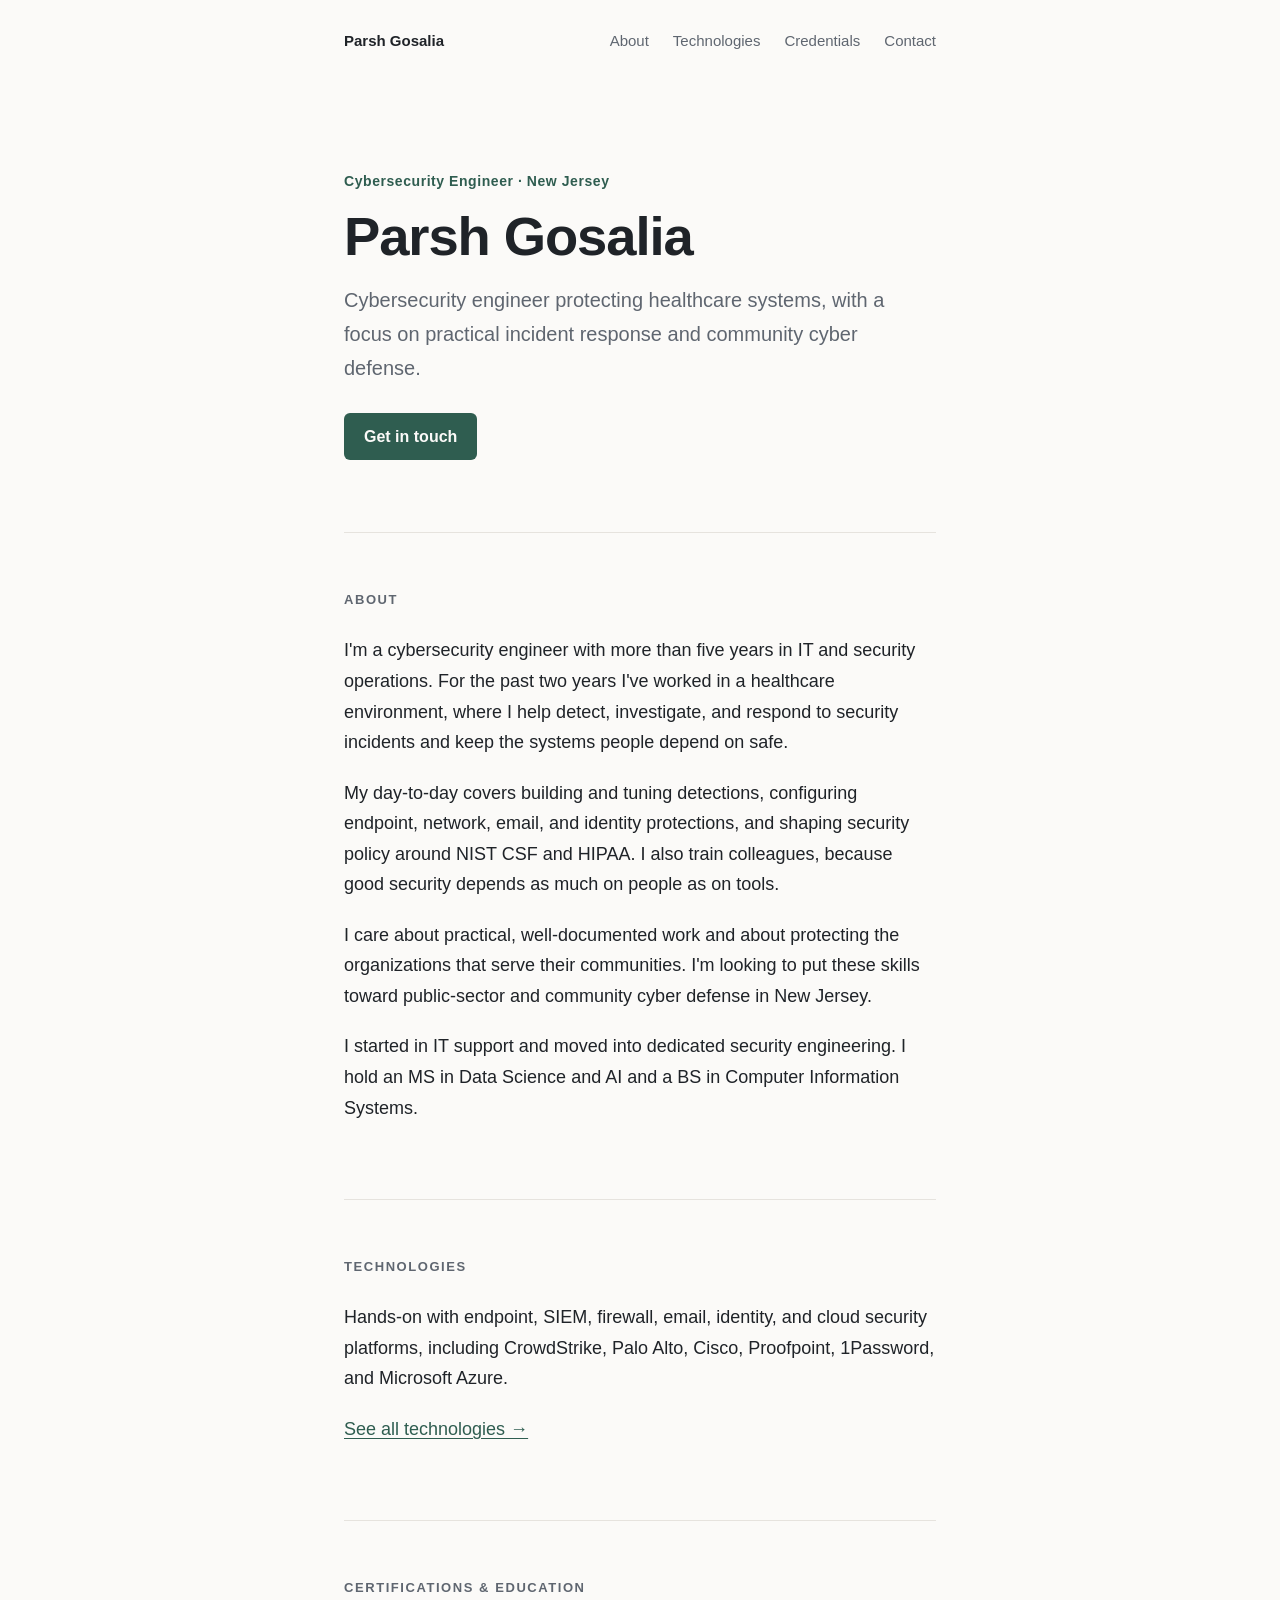
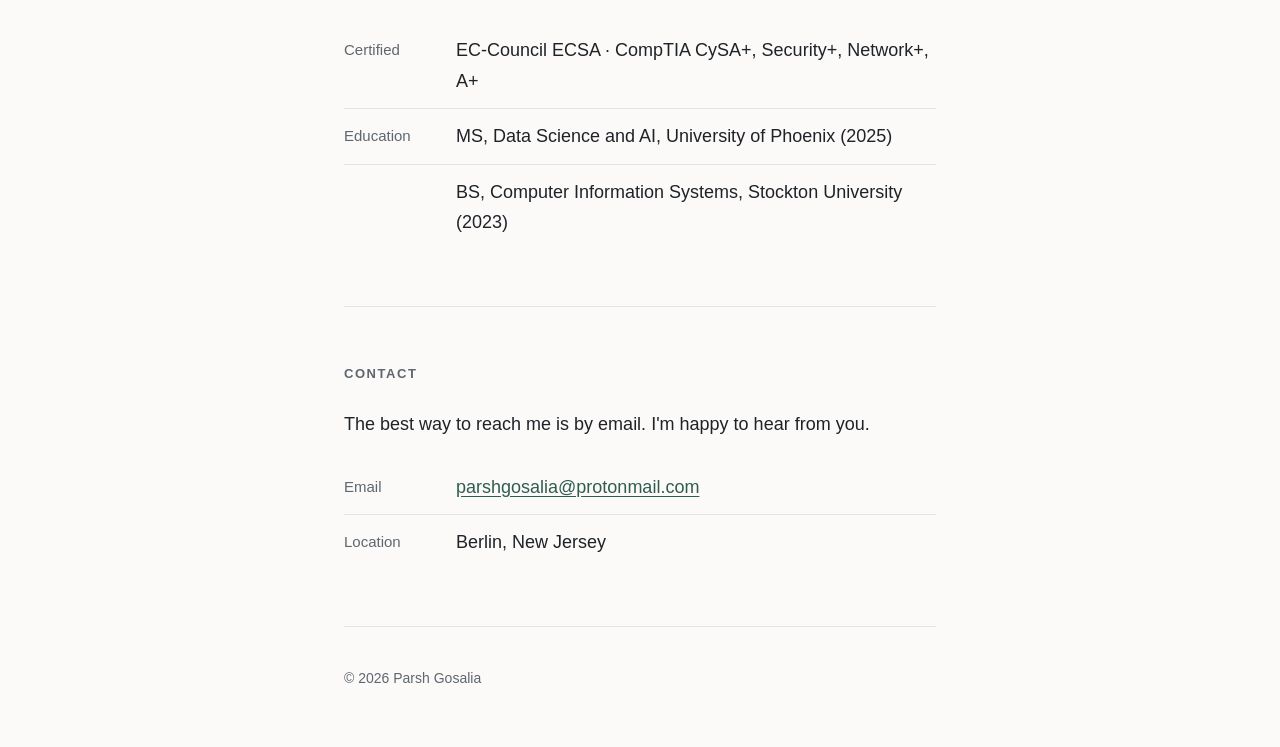
<file: index.html>
<!DOCTYPE html>
<html lang="en">
<head>
  <meta charset="utf-8">
  <meta name="viewport" content="width=device-width, initial-scale=1">
  <title>Parsh Gosalia</title>
  <meta name="description" content="Parsh Gosalia is a cybersecurity engineer in New Jersey focused on incident response, security engineering, and community cyber defense.">
  <meta name="theme-color" content="#fbfaf8">
  <meta property="og:title" content="Parsh Gosalia">
  <meta property="og:description" content="Cybersecurity engineer focused on incident response and community cyber defense.">
  <meta property="og:type" content="website">
  <!-- Simple "PG" icon for the browser tab -->
  <link rel="icon" href="data:image/svg+xml,%3Csvg xmlns='http://www.w3.org/2000/svg' viewBox='0 0 64 64'%3E%3Crect width='64' height='64' rx='14' fill='%232f5d50'/%3E%3Ctext x='32' y='42' font-family='Arial,sans-serif' font-size='28' font-weight='700' text-anchor='middle' fill='white'%3EPG%3C/text%3E%3C/svg%3E">
  <link rel="stylesheet" href="styles.css">
</head>

<body>
  <a class="skip" href="#top">Skip to content</a>
  <div class="wrap">

    <header>
      <nav>
        <a class="brand" href="#top">Parsh Gosalia</a>
        <ul>
          <li><a href="#about">About</a></li>
          <li><a href="technologies.html">Technologies</a></li>
          <li><a href="#credentials">Credentials</a></li>
          <li><a href="#contact">Contact</a></li>
        </ul>
      </nav>
    </header>

    <main id="top">

      <!-- ===== INTRO: edit the name and the one-line summary ===== -->
      <div class="hero">
        <p class="eyebrow">Cybersecurity Engineer &middot; New Jersey</p>
        <h1>Parsh Gosalia</h1>
        <p>Cybersecurity engineer protecting healthcare systems, with a focus on practical incident response and community cyber defense.</p>
        <a class="button" href="#contact">Get in touch</a>
      </div>

      <!-- ===== ABOUT: replace these paragraphs with your own words. Each <p> is one paragraph. ===== -->
      <section id="about">
        <h2>About</h2>
        <p>I'm a cybersecurity engineer with more than five years in IT and security operations. For the past two years I've worked in a healthcare environment, where I help detect, investigate, and respond to security incidents and keep the systems people depend on safe.</p>
        <p>My day-to-day covers building and tuning detections, configuring endpoint, network, email, and identity protections, and shaping security policy around NIST CSF and HIPAA. I also train colleagues, because good security depends as much on people as on tools.</p>
        <p>I care about practical, well-documented work and about protecting the organizations that serve their communities. I'm looking to put these skills toward public-sector and community cyber defense in New Jersey.</p>
        <p>I started in IT support and moved into dedicated security engineering. I hold an MS in Data Science and AI and a BS in Computer Information Systems.</p>
      </section>

      <!-- ===== TECHNOLOGIES: short teaser; the full list lives on technologies.html ===== -->
      <section id="technologies">
        <h2>Technologies</h2>
        <p>Hands-on with endpoint, SIEM, firewall, email, identity, and cloud security platforms, including CrowdStrike, Palo Alto, Cisco, Proofpoint, 1Password, and Microsoft Azure.</p>
        <p><a href="technologies.html">See all technologies &rarr;</a></p>
      </section>

      <!-- ===== CREDENTIALS: one <li> per item ===== -->
      <section id="credentials">
        <h2>Certifications &amp; Education</h2>
        <ul class="contact-list">
          <li><span>Certified</span>EC-Council ECSA &middot; CompTIA CySA+, Security+, Network+, A+</li>
          <li><span>Education</span>MS, Data Science and AI, University of Phoenix (2025)</li>
          <li><span></span>BS, Computer Information Systems, Stockton University (2023)</li>
        </ul>
      </section>

      <!-- ===== CONTACT: edit the email and add or remove links. Each <li> is one row. ===== -->
      <section id="contact">
        <h2>Contact</h2>
        <p>The best way to reach me is by email. I'm happy to hear from you.</p>
        <ul class="contact-list">
          <li><span>Email</span><a href="mailto:parshgosalia@protonmail.com">parshgosalia@protonmail.com</a></li>
          <li><span>Location</span>Berlin, New Jersey</li>
          <!-- Add more rows by copying a line like the ones below, removing the comment markers, and editing it.
          <li><span>LinkedIn</span><a href="https://www.linkedin.com/in/your-name">linkedin.com/in/your-name</a></li>
          <li><span>GitHub</span><a href="https://github.com/your-name">github.com/your-name</a></li>
          -->
        </ul>
      </section>

    </main>

    <footer>
      &copy; 2026 Parsh Gosalia
    </footer>

  </div>
</body>
</html>
</file>
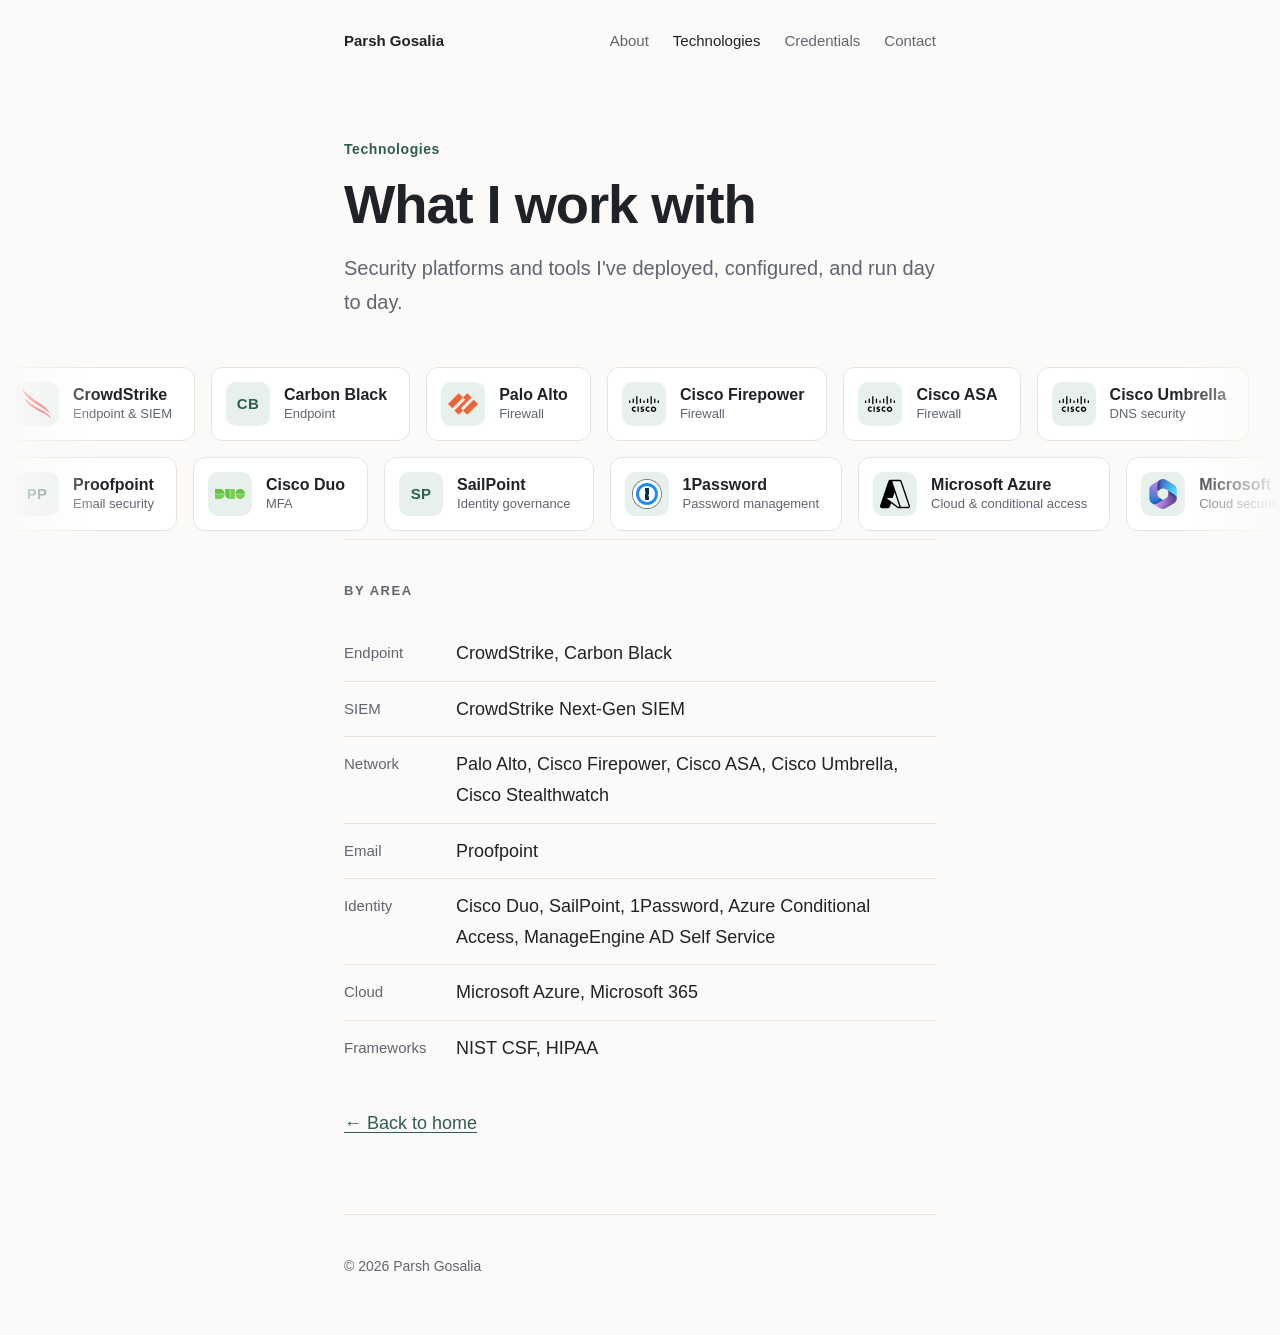
<file: technologies.html>
<!DOCTYPE html>
<html lang="en">
<head>
  <meta charset="utf-8">
  <meta name="viewport" content="width=device-width, initial-scale=1">
  <title>Technologies | Parsh Gosalia</title>
  <meta name="description" content="Security platforms and technologies Parsh Gosalia has hands-on experience with.">
  <meta name="theme-color" content="#fbfaf8">
  <link rel="icon" href="data:image/svg+xml,%3Csvg xmlns='http://www.w3.org/2000/svg' viewBox='0 0 64 64'%3E%3Crect width='64' height='64' rx='14' fill='%232f5d50'/%3E%3Ctext x='32' y='42' font-family='Arial,sans-serif' font-size='28' font-weight='700' text-anchor='middle' fill='white'%3EPG%3C/text%3E%3C/svg%3E">
  <link rel="stylesheet" href="styles.css">
</head>

<body>
  <a class="skip" href="#main">Skip to content</a>
  <div class="wrap">
    <header>
      <nav>
        <a class="brand" href="index.html">Parsh Gosalia</a>
        <ul>
          <li><a href="index.html#about">About</a></li>
          <li><a href="technologies.html" aria-current="page">Technologies</a></li>
          <li><a href="index.html#credentials">Credentials</a></li>
          <li><a href="index.html#contact">Contact</a></li>
        </ul>
      </nav>
    </header>

    <div class="hero compact" id="main">
      <p class="eyebrow">Technologies</p>
      <h1>What I work with</h1>
      <p>Security platforms and tools I've deployed, configured, and run day to day.</p>
    </div>
  </div>

  <!--
    ===== CAROUSELS =====
    Each <div class="tile"> is one technology. To add one, copy a tile and edit:
      - the two-letter badge (inside class="icon")
      - the name (inside <strong>) and the category (inside <small>)
    To use a real logo instead of letters, save the image in an "images" folder and replace
    the letters with:  <img src="images/crowdstrike.svg" alt="">
    The carousel repeats the list automatically, so list each technology only once.
  -->
  <div class="marquee" aria-label="Technologies, scrolling list">
    <div class="track">
      <div class="tile"><div class="icon"><img class="color" src="images/crowdstrike.svg" alt=""></div><div><strong>CrowdStrike</strong><small>Endpoint &amp; SIEM</small></div></div>
      <div class="tile"><div class="icon">CB</div><div><strong>Carbon Black</strong><small>Endpoint</small></div></div>
      <div class="tile"><div class="icon"><img class="color" src="images/palo-alto-networks.svg" alt=""></div><div><strong>Palo Alto</strong><small>Firewall</small></div></div>
      <div class="tile"><div class="icon"><img src="images/cisco.svg" alt=""></div><div><strong>Cisco Firepower</strong><small>Firewall</small></div></div>
      <div class="tile"><div class="icon"><img src="images/cisco.svg" alt=""></div><div><strong>Cisco ASA</strong><small>Firewall</small></div></div>
      <div class="tile"><div class="icon"><img src="images/cisco.svg" alt=""></div><div><strong>Cisco Umbrella</strong><small>DNS security</small></div></div>
      <div class="tile"><div class="icon"><img src="images/cisco.svg" alt=""></div><div><strong>Cisco Stealthwatch</strong><small>Network visibility</small></div></div>
    </div>
  </div>

  <div class="marquee reverse" aria-label="More technologies, scrolling list">
    <div class="track">
      <div class="tile"><div class="icon">PP</div><div><strong>Proofpoint</strong><small>Email security</small></div></div>
      <div class="tile"><div class="icon"><img class="color" src="images/duo.svg" alt=""></div><div><strong>Cisco Duo</strong><small>MFA</small></div></div>
      <div class="tile"><div class="icon">SP</div><div><strong>SailPoint</strong><small>Identity governance</small></div></div>
      <div class="tile"><div class="icon"><img class="color" src="images/1password.svg" alt=""></div><div><strong>1Password</strong><small>Password management</small></div></div>
      <div class="tile"><div class="icon"><img src="images/microsoftazure.svg" alt=""></div><div><strong>Microsoft Azure</strong><small>Cloud &amp; conditional access</small></div></div>
      <div class="tile"><div class="icon"><img class="color" src="images/microsoft-365.svg" alt=""></div><div><strong>Microsoft 365</strong><small>Cloud security</small></div></div>
      <div class="tile"><div class="icon">ME</div><div><strong>ManageEngine</strong><small>AD self service</small></div></div>
      <div class="tile"><div class="icon">NIST</div><div><strong>NIST CSF</strong><small>Framework</small></div></div>
      <div class="tile"><div class="icon">HI</div><div><strong>HIPAA</strong><small>Compliance</small></div></div>
    </div>
  </div>

  <div class="wrap">
    <!-- ===== DETAILS: one <li> per group ===== -->
    <section class="stack">
      <h2>By area</h2>
      <ul class="contact-list">
        <li><span>Endpoint</span>CrowdStrike, Carbon Black</li>
        <li><span>SIEM</span>CrowdStrike Next-Gen SIEM</li>
        <li><span>Network</span>Palo Alto, Cisco Firepower, Cisco ASA, Cisco Umbrella, Cisco Stealthwatch</li>
        <li><span>Email</span>Proofpoint</li>
        <li><span>Identity</span>Cisco Duo, SailPoint, 1Password, Azure Conditional Access, ManageEngine AD Self Service</li>
        <li><span>Cloud</span>Microsoft Azure, Microsoft 365</li>
        <li><span>Frameworks</span>NIST CSF, HIPAA</li>
      </ul>
      <p style="margin-top:32px"><a href="index.html">&larr; Back to home</a></p>
    </section>

    <footer>
      &copy; 2026 Parsh Gosalia
    </footer>
  </div>

  <script>
    // Repeats each carousel's tiles once so it loops seamlessly (skipped if the visitor prefers reduced motion).
    if (!window.matchMedia("(prefers-reduced-motion: reduce)").matches) {
      document.querySelectorAll(".track").forEach(function (track) {
        Array.from(track.children).forEach(function (tile) {
          var copy = tile.cloneNode(true);
          copy.setAttribute("aria-hidden", "true");
          track.appendChild(copy);
        });
      });
    }
  </script>
</body>
</html>
</file>
<file: styles.css>
/* ---------- Colors & fonts: change these to restyle the whole site ---------- */
:root {
  --bg: #fbfaf8;
  --surface: #ffffff;
  --text: #1f2328;
  --muted: #5f6670;
  --line: #e6e3de;
  --accent: #2f5d50;
  --accent-soft: #e8f0ec;
  --font: -apple-system, BlinkMacSystemFont, "Segoe UI", Roboto, Helvetica, Arial, sans-serif;
}
@media (prefers-color-scheme: dark) {
  :root {
    --bg: #151716;
    --surface: #1c1f1d;
    --text: #ebe9e4;
    --muted: #9a9f98;
    --line: #2a2d2b;
    --accent: #8fc2b0;
    --accent-soft: #22302a;
  }
}

/* ---------- Layout ---------- */
* { box-sizing: border-box; }
html { scroll-behavior: smooth; }
body {
  margin: 0;
  background: var(--bg);
  color: var(--text);
  font-family: var(--font);
  font-size: 18px;
  line-height: 1.7;
  -webkit-font-smoothing: antialiased;
}
.wrap { max-width: 640px; margin: 0 auto; padding: 0 24px; }

header { padding: 28px 0; }
nav { display: flex; justify-content: space-between; align-items: center; font-size: 15px; }
nav .brand { font-weight: 600; color: var(--text); text-decoration: none; }
nav ul { display: flex; gap: 24px; list-style: none; margin: 0; padding: 0; }
nav ul a { color: var(--muted); text-decoration: none; }
nav ul a:hover, nav ul a[aria-current="page"] { color: var(--text); }

.skip { position: absolute; left: -9999px; }
.skip:focus { left: 16px; top: 16px; background: var(--bg); padding: 8px 12px; z-index: 10; }

.hero { padding: 88px 0 72px; }
.hero .eyebrow { font-size: 14px; letter-spacing: 0.04em; color: var(--accent); font-weight: 600; margin: 0 0 14px; }
.hero h1 {
  font-size: clamp(2.4rem, 7vw, 3.4rem);
  line-height: 1.1;
  letter-spacing: -0.02em;
  margin: 0 0 16px;
}
.hero p { font-size: 1.25rem; color: var(--muted); margin: 0; max-width: 32em; }
.hero.compact { padding: 56px 0 40px; }

.button {
  display: inline-block;
  margin-top: 28px;
  padding: 10px 20px;
  background: var(--accent);
  color: var(--bg);
  border-radius: 6px;
  font-size: 16px;
  font-weight: 600;
  text-decoration: none;
}
.button:hover { opacity: 0.9; text-decoration: none; }

section { padding: 56px 0; border-top: 1px solid var(--line); }
h2 {
  font-size: 13px;
  font-weight: 600;
  letter-spacing: 0.12em;
  text-transform: uppercase;
  color: var(--muted);
  margin: 0 0 24px;
}
section p { margin: 0 0 1.1em; }

a { color: var(--accent); text-underline-offset: 3px; }
a:hover { text-decoration-thickness: 2px; }

.contact-list { list-style: none; margin: 0; padding: 0; }
.contact-list li {
  display: flex;
  gap: 16px;
  padding: 12px 0;
  border-bottom: 1px solid var(--line);
}
.contact-list li:last-child { border-bottom: 0; }
.contact-list span { width: 96px; flex-shrink: 0; color: var(--muted); font-size: 15px; padding-top: 2px; }

footer { padding: 40px 0 56px; border-top: 1px solid var(--line); font-size: 14px; color: var(--muted); }

a:focus-visible { outline: 2px solid var(--accent); outline-offset: 3px; border-radius: 2px; }

/* ---------- Technology carousel ---------- */
.marquee {
  overflow: hidden;
  padding: 8px 0;
  -webkit-mask-image: linear-gradient(90deg, transparent, #000 8%, #000 92%, transparent);
          mask-image: linear-gradient(90deg, transparent, #000 8%, #000 92%, transparent);
}
.track {
  display: flex;
  width: max-content;
  animation: scroll 45s linear infinite;
}
.marquee.reverse .track { animation-direction: reverse; animation-duration: 55s; }
.marquee:hover .track { animation-play-state: paused; }
@keyframes scroll { to { transform: translateX(-50%); } }

.tile {
  display: flex;
  align-items: center;
  gap: 14px;
  margin-right: 16px;
  padding: 14px 22px 14px 14px;
  background: var(--surface);
  border: 1px solid var(--line);
  border-radius: 12px;
  white-space: nowrap;
}
.tile .icon {
  display: grid;
  place-items: center;
  width: 44px;
  height: 44px;
  border-radius: 10px;
  background: var(--accent-soft);
  color: var(--accent);
  font-size: 15px;
  font-weight: 700;
  letter-spacing: 0.02em;
  overflow: hidden;
}
.tile .icon img { width: 26px; height: 26px; object-fit: contain; }
.tile strong { display: block; font-size: 16px; line-height: 1.3; }
.tile small { display: block; font-size: 13px; color: var(--muted); line-height: 1.3; }

.stack { padding-top: 40px; }

@media (max-width: 480px) {
  body { font-size: 17px; }
  .hero { padding: 56px 0 48px; }
  nav { flex-direction: column; align-items: flex-start; gap: 8px; }
  nav ul { gap: 18px; }
}
@media (prefers-reduced-motion: reduce) {
  .marquee { overflow-x: auto; -webkit-mask-image: none; mask-image: none; }
  .track { animation: none; }
}
@media print { nav, .button { display: none; } body { font-size: 12pt; } }

/* ---------- Logo images inside tiles (black logos flip to light in dark mode) ---------- */
.tile .icon img { width: 30px; height: 30px; }
@media (prefers-color-scheme: dark) { .tile .icon img { filter: invert(1) opacity(0.85); } }

/* Full-color logos keep their own colors in dark mode (add class="color" to the <img>) */
.tile .icon img.color { filter: none; }
</file>
